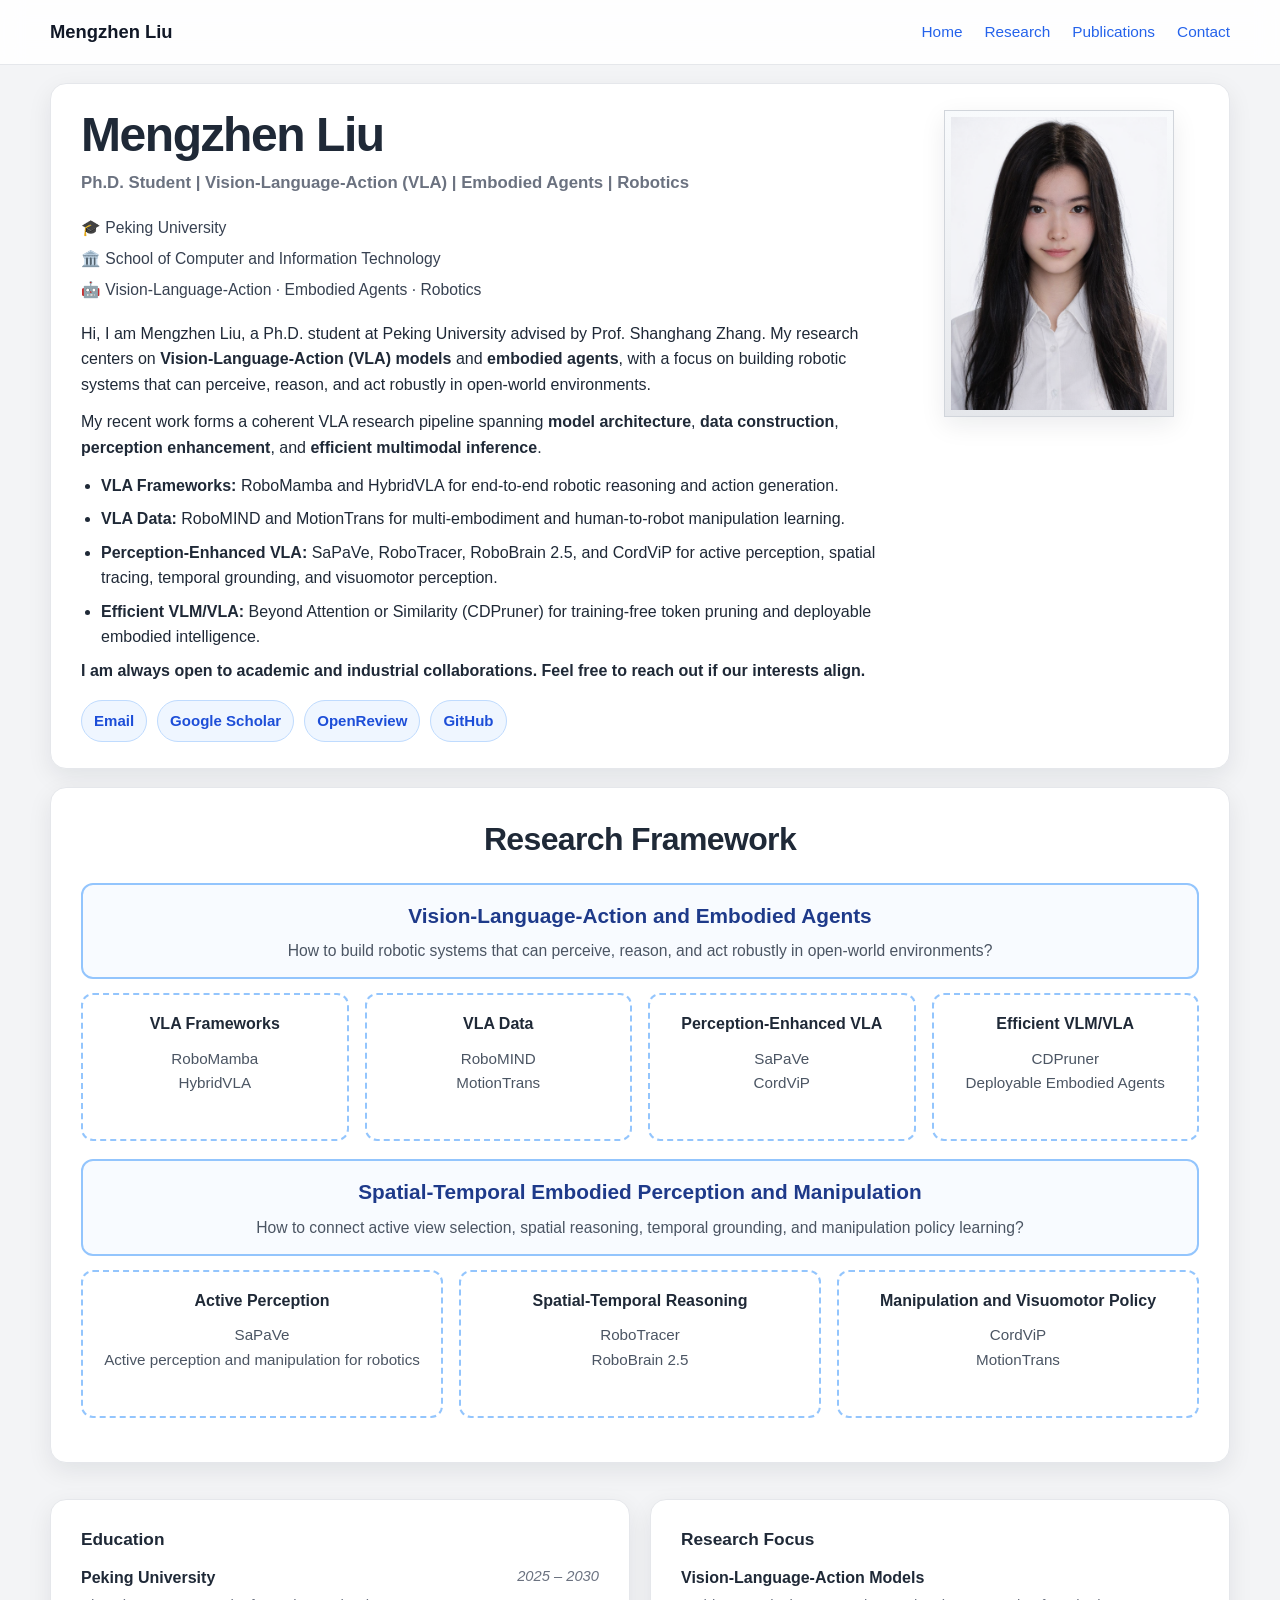
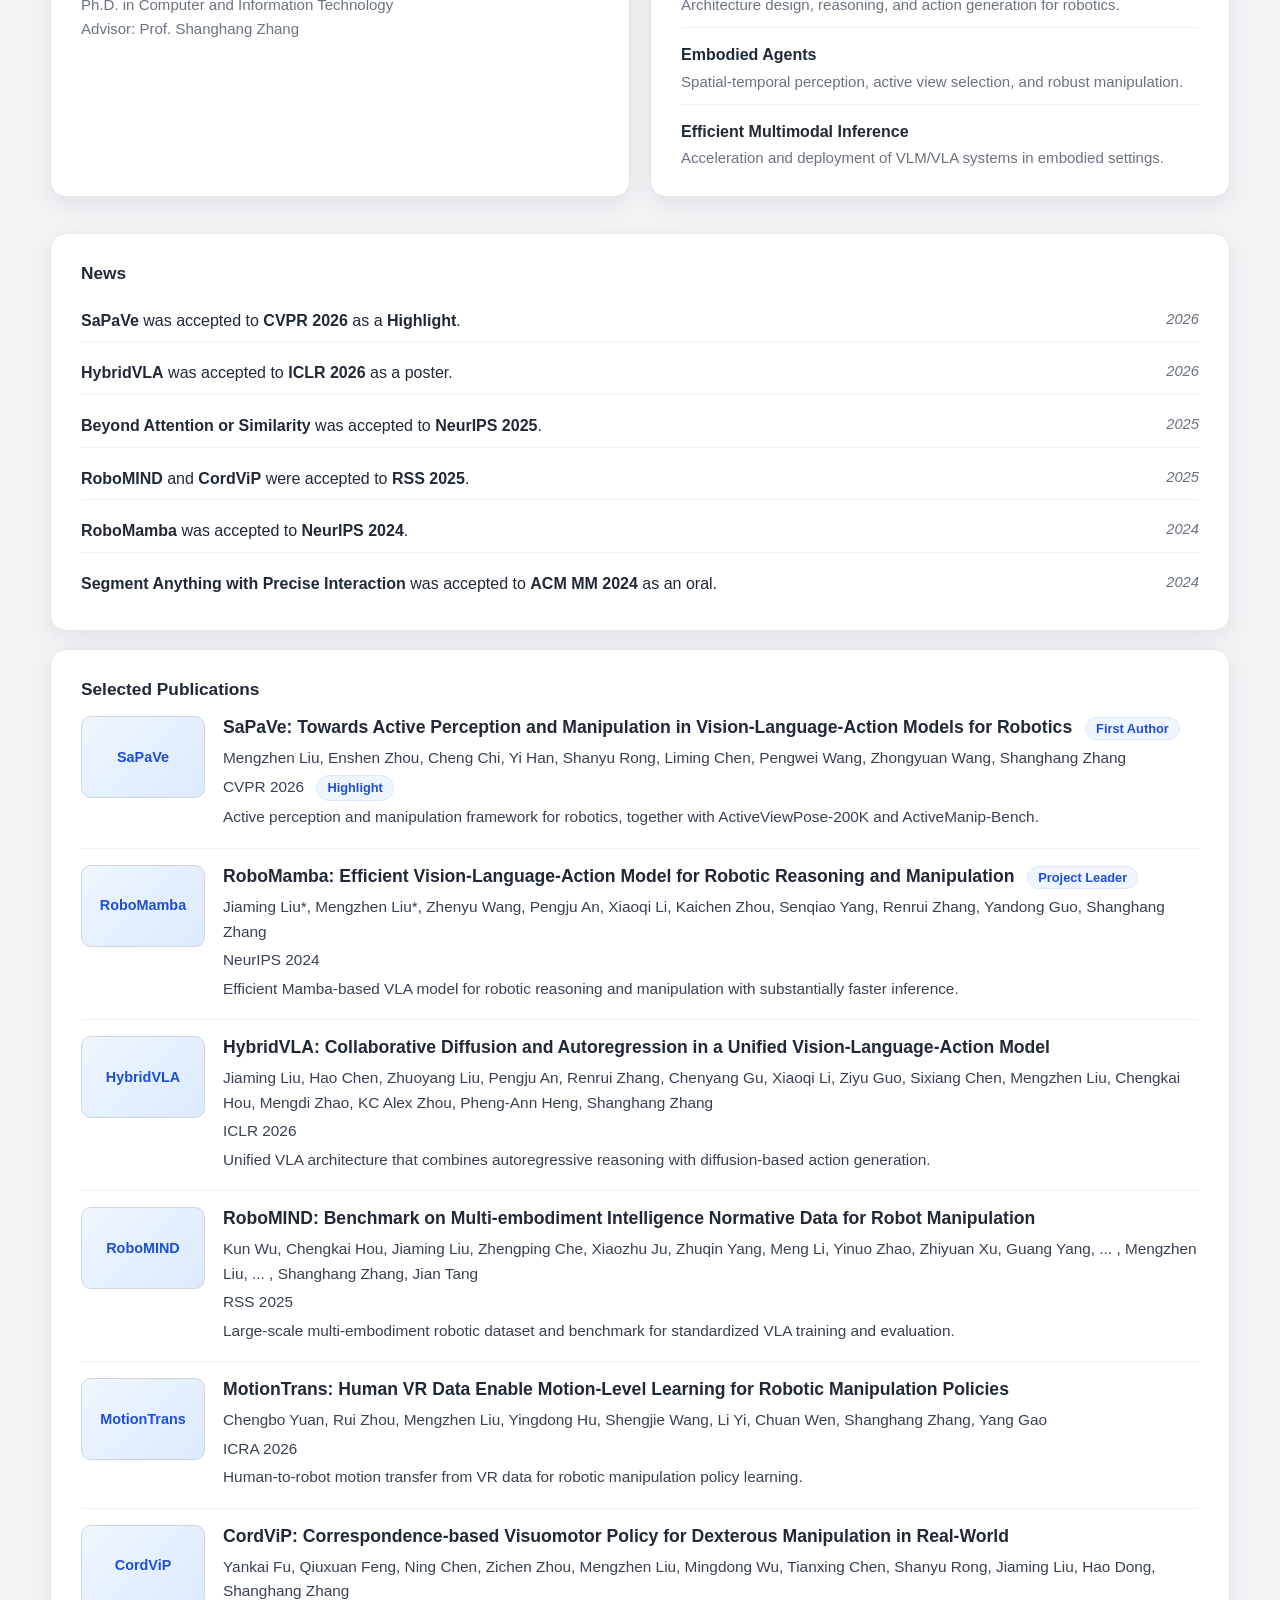
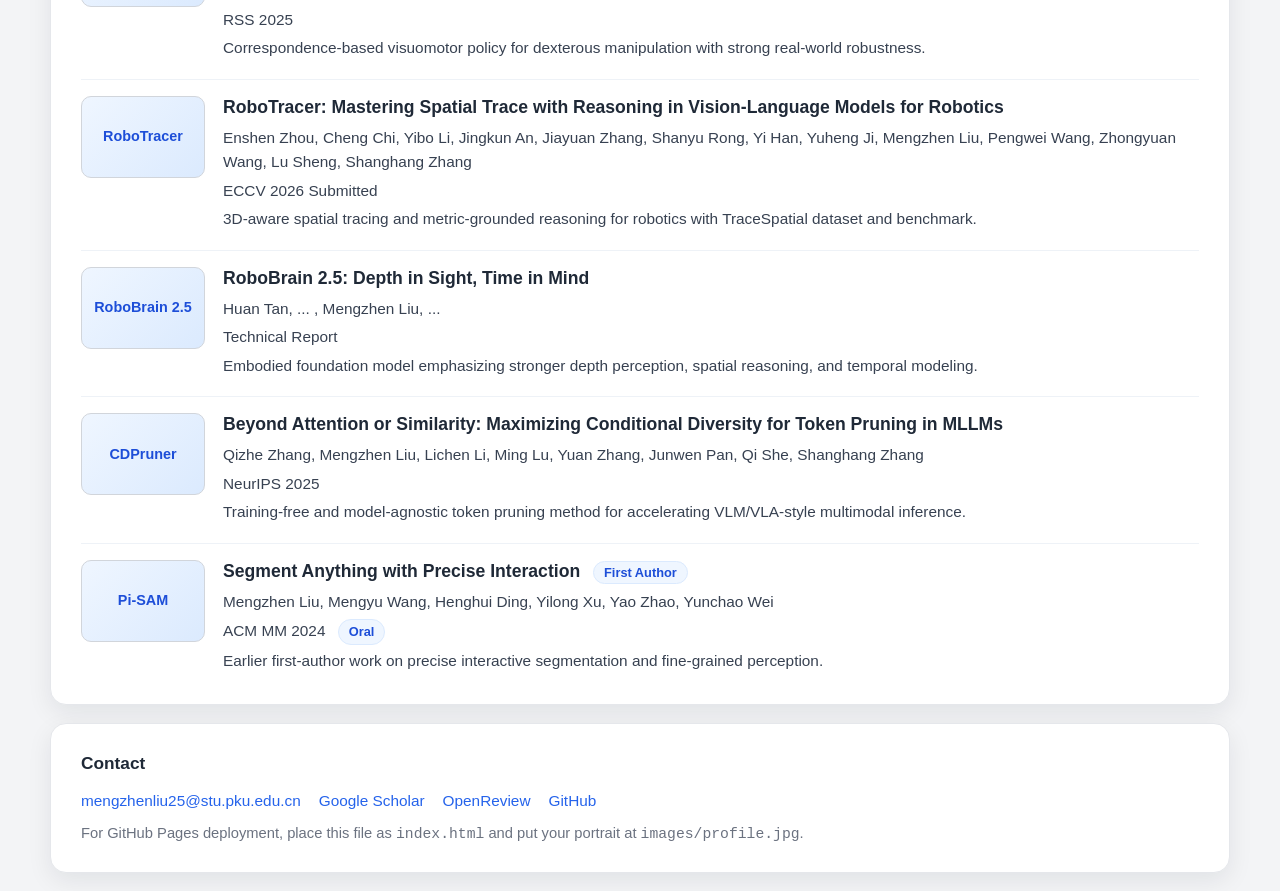
<file: index.html>
<!DOCTYPE html>
<html lang="en">
<head>
  <meta charset="UTF-8" />
  <meta name="viewport" content="width=device-width, initial-scale=1.0" />
  <title>Mengzhen Liu</title>
  <meta name="description" content="Mengzhen Liu | Ph.D. Student at Peking University | Vision-Language-Action (VLA), Embodied Agents, Robotics" />
  <style>
    :root {
      --bg: #f3f4f6;
      --card: #ffffff;
      --text: #1f2937;
      --muted: #6b7280;
      --line: #d1d5db;
      --blue: #2563eb;
      --blue-soft: #eff6ff;
      --shadow: 0 8px 24px rgba(15, 23, 42, 0.08);
      --radius: 16px;
      --maxw: 1180px;
    }

    * { box-sizing: border-box; }
    html { scroll-behavior: smooth; }
    body {
      margin: 0;
      font-family: -apple-system, BlinkMacSystemFont, "Segoe UI", Roboto, Helvetica, Arial, sans-serif;
      color: var(--text);
      background: var(--bg);
      line-height: 1.6;
    }

    a {
      color: var(--blue);
      text-decoration: none;
    }

    a:hover { text-decoration: underline; }

    .nav {
      position: sticky;
      top: 0;
      z-index: 100;
      background: rgba(255, 255, 255, 0.9);
      backdrop-filter: blur(12px);
      border-bottom: 1px solid #e5e7eb;
    }

    .nav-inner,
    .container {
      width: min(var(--maxw), calc(100% - 32px));
      margin: 0 auto;
    }

    .nav-inner {
      display: flex;
      align-items: center;
      justify-content: space-between;
      min-height: 64px;
    }

    .brand {
      font-size: 1.15rem;
      font-weight: 700;
      color: #111827;
    }

    .nav-links {
      display: flex;
      gap: 22px;
      font-size: 0.96rem;
    }

    .section-card {
      background: var(--card);
      border: 1px solid #e5e7eb;
      border-radius: var(--radius);
      box-shadow: var(--shadow);
      padding: 26px 30px;
      margin: 18px 0;
    }

    .hero {
      display: grid;
      grid-template-columns: 1.6fr 280px;
      gap: 28px;
      align-items: start;
      margin-top: 18px;
    }

    h1 {
      font-size: 3rem;
      line-height: 1.05;
      margin: 0 0 10px;
      letter-spacing: -0.03em;
    }

    h2 {
      font-size: 2rem;
      margin: 0 0 18px;
      text-align: center;
      letter-spacing: -0.02em;
    }

    h3 {
      font-size: 1.08rem;
      margin: 0 0 12px;
    }

    .subtitle {
      color: var(--muted);
      font-size: 1.05rem;
      margin-bottom: 18px;
      font-weight: 600;
    }

    .org-list {
      display: flex;
      flex-direction: column;
      gap: 6px;
      color: #374151;
      font-size: 0.98rem;
      margin-bottom: 18px;
    }

    .intro p {
      margin: 0 0 12px;
      font-size: 1rem;
    }

    .bullets {
      margin: 12px 0 0 0;
      padding-left: 20px;
    }

    .bullets li { margin: 8px 0; }

    .profile-box {
      display: flex;
      justify-content: center;
    }

    .photo-frame {
      width: 100%;
      max-width: 230px;
      aspect-ratio: 3 / 4;
      border: 1px solid #d1d5db;
      background: linear-gradient(180deg, #f8fafc, #e5e7eb);
      padding: 6px;
      box-shadow: var(--shadow);
    }

    .photo-frame img {
      width: 100%;
      height: 100%;
      object-fit: cover;
      display: block;
      background: #e5e7eb;
    }

    .pill-links {
      display: flex;
      flex-wrap: wrap;
      gap: 10px;
      margin-top: 16px;
    }

    .pill {
      display: inline-flex;
      align-items: center;
      gap: 8px;
      padding: 8px 12px;
      border-radius: 999px;
      background: var(--blue-soft);
      border: 1px solid #bfdbfe;
      font-size: 0.94rem;
      color: #1d4ed8;
      font-weight: 600;
    }

    .framework-wrap {
      margin-top: 6px;
    }

    .framework-top,
    .framework-mid {
      border: 2px solid #93c5fd;
      background: #f8fbff;
      border-radius: 12px;
      padding: 14px 18px;
      text-align: center;
      margin-bottom: 14px;
    }

    .framework-top strong,
    .framework-mid strong {
      display: block;
      font-size: 1.3rem;
      color: #1e3a8a;
      margin-bottom: 6px;
    }

    .framework-caption {
      color: #4b5563;
      font-size: 0.98rem;
    }

    .framework-grid {
      display: grid;
      grid-template-columns: repeat(4, 1fr);
      gap: 16px;
      margin-bottom: 18px;
    }

    .framework-grid.three {
      grid-template-columns: repeat(3, 1fr);
    }

    .f-card {
      border: 2px dashed #93c5fd;
      border-radius: 12px;
      padding: 16px 14px;
      text-align: center;
      background: #ffffff;
      min-height: 148px;
    }

    .f-card h4 {
      margin: 0 0 10px;
      font-size: 1rem;
      color: #1f2937;
    }

    .f-card p {
      margin: 0;
      color: #4b5563;
      font-size: 0.95rem;
    }

    .two-col {
      display: grid;
      grid-template-columns: 1fr 1fr;
      gap: 20px;
    }

    .item-list {
      display: grid;
      gap: 14px;
    }

    .item {
      display: grid;
      grid-template-columns: 1fr auto;
      gap: 12px;
      align-items: start;
      padding-bottom: 10px;
      border-bottom: 1px solid #eef2f7;
    }

    .item:last-child { border-bottom: 0; padding-bottom: 0; }

    .item-title {
      font-weight: 700;
      margin-bottom: 2px;
    }

    .item-meta {
      color: var(--muted);
      font-size: 0.94rem;
    }

    .date {
      color: var(--muted);
      font-size: 0.92rem;
      white-space: nowrap;
      font-style: italic;
    }

    .news-list {
      display: grid;
      gap: 10px;
    }

    .news-row {
      display: grid;
      grid-template-columns: 1fr auto;
      gap: 16px;
      padding: 8px 0;
      border-bottom: 1px solid #eef2f7;
    }

    .news-row:last-child { border-bottom: 0; }

    .pub-list {
      display: grid;
      gap: 16px;
    }

    .pub {
      display: grid;
      grid-template-columns: 124px 1fr;
      gap: 18px;
      padding-bottom: 14px;
      border-bottom: 1px solid #eef2f7;
    }

    .pub:last-child { border-bottom: 0; padding-bottom: 0; }

    .thumb {
      width: 124px;
      height: 82px;
      border-radius: 10px;
      border: 1px solid #d1d5db;
      background: linear-gradient(135deg, #eff6ff, #dbeafe);
      display: flex;
      align-items: center;
      justify-content: center;
      color: #1d4ed8;
      font-size: 0.9rem;
      font-weight: 700;
      text-align: center;
      padding: 8px;
    }

    .pub-title {
      font-weight: 800;
      font-size: 1.1rem;
      line-height: 1.35;
      margin-bottom: 6px;
    }

    .authors,
    .venue,
    .pub-desc {
      font-size: 0.96rem;
      color: #374151;
      margin-bottom: 4px;
    }

    .tag {
      display: inline-block;
      border-radius: 999px;
      padding: 2px 10px;
      font-size: 0.8rem;
      font-weight: 700;
      border: 1px solid #dbeafe;
      background: #eff6ff;
      color: #1d4ed8;
      margin-left: 8px;
    }

    .footer-links {
      display: flex;
      flex-wrap: wrap;
      gap: 18px;
      font-size: 0.96rem;
    }

    .muted-note {
      color: var(--muted);
      font-size: 0.92rem;
      margin-top: 8px;
    }

    @media (max-width: 980px) {
      .hero,
      .two-col,
      .framework-grid,
      .framework-grid.three {
        grid-template-columns: 1fr;
      }

      .profile-box {
        justify-content: flex-start;
      }
    }

    @media (max-width: 640px) {
      h1 { font-size: 2.3rem; }
      h2 { font-size: 1.6rem; }
      .section-card { padding: 20px; }
      .nav-links { gap: 14px; font-size: 0.9rem; }
      .pub { grid-template-columns: 1fr; }
      .thumb { width: 100%; height: 140px; }
      .news-row,
      .item { grid-template-columns: 1fr; }
      .date { white-space: normal; }
    }
  </style>
</head>
<body>
  <header class="nav">
    <div class="nav-inner">
      <div class="brand">Mengzhen Liu</div>
      <nav class="nav-links">
        <a href="#home">Home</a>
        <a href="#framework">Research</a>
        <a href="#publications">Publications</a>
        <a href="#contact">Contact</a>
      </nav>
    </div>
  </header>

  <main class="container">
    <section id="home" class="section-card hero">
      <div class="intro">
        <h1>Mengzhen Liu</h1>
        <div class="subtitle">Ph.D. Student | Vision-Language-Action (VLA) | Embodied Agents | Robotics</div>

        <div class="org-list">
          <div>🎓 Peking University</div>
          <div>🏛️ School of Computer and Information Technology</div>
          <div>🤖 Vision-Language-Action · Embodied Agents · Robotics</div>
        </div>

        <p>
          Hi, I am Mengzhen Liu, a Ph.D. student at Peking University advised by Prof. Shanghang Zhang.
          My research centers on <strong>Vision-Language-Action (VLA) models</strong> and <strong>embodied agents</strong>,
          with a focus on building robotic systems that can perceive, reason, and act robustly in open-world environments.
        </p>
        <p>
          My recent work forms a coherent VLA research pipeline spanning <strong>model architecture</strong>,
          <strong>data construction</strong>, <strong>perception enhancement</strong>, and <strong>efficient multimodal inference</strong>.
        </p>

        <ul class="bullets">
          <li><strong>VLA Frameworks:</strong> RoboMamba and HybridVLA for end-to-end robotic reasoning and action generation.</li>
          <li><strong>VLA Data:</strong> RoboMIND and MotionTrans for multi-embodiment and human-to-robot manipulation learning.</li>
          <li><strong>Perception-Enhanced VLA:</strong> SaPaVe, RoboTracer, RoboBrain 2.5, and CordViP for active perception, spatial tracing, temporal grounding, and visuomotor perception.</li>
          <li><strong>Efficient VLM/VLA:</strong> Beyond Attention or Similarity (CDPruner) for training-free token pruning and deployable embodied intelligence.</li>
        </ul>

        <p><strong>I am always open to academic and industrial collaborations. Feel free to reach out if our interests align.</strong></p>

        <div class="pill-links">
          <a class="pill" href="mailto:mengzhenliu25@stu.pku.edu.cn">Email</a>
          <a class="pill" href="https://scholar.google.com/citations?user=AUVUNusAAAAJ&hl=en&oi=ao" target="_blank" rel="noopener noreferrer">Google Scholar</a>
          <a class="pill" href="https://openreview.net/profile?id=~Mengzhen_Liu1" target="_blank" rel="noopener noreferrer">OpenReview</a>
          <a class="pill" href="https://github.com/" target="_blank" rel="noopener noreferrer">GitHub</a>
        </div>
      </div>

      <div class="profile-box">
        <div class="photo-frame">
          <img src="profile.png" alt="Mengzhen Liu portrait" />
        </div>
      </div>
    </section>

    <section id="framework" class="section-card">
      <h2>Research Framework</h2>
      <div class="framework-wrap">
        <div class="framework-top">
          <strong>Vision-Language-Action and Embodied Agents</strong>
          <div class="framework-caption">
            How to build robotic systems that can perceive, reason, and act robustly in open-world environments?
          </div>
        </div>

        <div class="framework-grid">
          <div class="f-card">
            <h4>VLA Frameworks</h4>
            <p>RoboMamba<br />HybridVLA</p>
          </div>
          <div class="f-card">
            <h4>VLA Data</h4>
            <p>RoboMIND<br />MotionTrans</p>
          </div>
          <div class="f-card">
            <h4>Perception-Enhanced VLA</h4>
            <p>SaPaVe<br />CordViP</p>
          </div>
          <div class="f-card">
            <h4>Efficient VLM/VLA</h4>
            <p>CDPruner<br />Deployable Embodied Agents</p>
          </div>
        </div>

        <div class="framework-mid">
          <strong>Spatial-Temporal Embodied Perception and Manipulation</strong>
          <div class="framework-caption">
            How to connect active view selection, spatial reasoning, temporal grounding, and manipulation policy learning?
          </div>
        </div>

        <div class="framework-grid three">
          <div class="f-card">
            <h4>Active Perception</h4>
            <p>SaPaVe<br />Active perception and manipulation for robotics</p>
          </div>
          <div class="f-card">
            <h4>Spatial-Temporal Reasoning</h4>
            <p>RoboTracer<br />RoboBrain 2.5</p>
          </div>
          <div class="f-card">
            <h4>Manipulation and Visuomotor Policy</h4>
            <p>CordViP<br />MotionTrans</p>
          </div>
        </div>
      </div>
    </section>

    <section class="two-col">
      <div class="section-card">
        <h3>Education</h3>
        <div class="item-list">
          <div class="item">
            <div>
              <div class="item-title">Peking University</div>
              <div class="item-meta">Ph.D. in Computer and Information Technology</div>
              <div class="item-meta">Advisor: Prof. Shanghang Zhang</div>
            </div>
            <div class="date">2025 – 2030</div>
          </div>
          <!-- <div class="item">
            <div>
              <div class="item-title">Beijing Jiaotong University</div>
              <div class="item-meta">B.Eng. in Computer and Information Technology</div>
              <div class="item-meta">Rank: 1</div>
            </div>
            <div class="date">2021 – 2024</div> -->
          </div>
        </div>
      </div>

      <div class="section-card">
        <h3>Research Focus</h3>
        <div class="item-list">
          <div class="item">
            <div>
              <div class="item-title">Vision-Language-Action Models</div>
              <div class="item-meta">Architecture design, reasoning, and action generation for robotics.</div>
            </div>
          </div>
          <div class="item">
            <div>
              <div class="item-title">Embodied Agents</div>
              <div class="item-meta">Spatial-temporal perception, active view selection, and robust manipulation.</div>
            </div>
          </div>
          <div class="item">
            <div>
              <div class="item-title">Efficient Multimodal Inference</div>
              <div class="item-meta">Acceleration and deployment of VLM/VLA systems in embodied settings.</div>
            </div>
          </div>
        </div>
      </div>
    </section>

    <section class="section-card">
      <h3>News</h3>
      <div class="news-list">
        <div class="news-row">
          <div><strong>SaPaVe</strong> was accepted to <strong>CVPR 2026</strong> as a <strong>Highlight</strong>.</div>
          <div class="date">2026</div>
        </div>
        <div class="news-row">
          <div><strong>HybridVLA</strong> was accepted to <strong>ICLR 2026</strong> as a poster.</div>
          <div class="date">2026</div>
        </div>
        <div class="news-row">
          <div><strong>Beyond Attention or Similarity</strong> was accepted to <strong>NeurIPS 2025</strong>.</div>
          <div class="date">2025</div>
        </div>
        <div class="news-row">
          <div><strong>RoboMIND</strong> and <strong>CordViP</strong> were accepted to <strong>RSS 2025</strong>.</div>
          <div class="date">2025</div>
        </div>
        <div class="news-row">
          <div><strong>RoboMamba</strong> was accepted to <strong>NeurIPS 2024</strong>.</div>
          <div class="date">2024</div>
        </div>
        <div class="news-row">
          <div><strong>Segment Anything with Precise Interaction</strong> was accepted to <strong>ACM MM 2024</strong> as an oral.</div>
          <div class="date">2024</div>
        </div>
      </div>
    </section>

    <section id="publications" class="section-card">
      <h3>Selected Publications</h3>
      <div class="pub-list">
        <article class="pub">
          <div class="thumb">SaPaVe</div>
          <div>
            <div class="pub-title">SaPaVe: Towards Active Perception and Manipulation in Vision-Language-Action Models for Robotics <span class="tag">First Author</span></div>
            <div class="authors">Mengzhen Liu, Enshen Zhou, Cheng Chi, Yi Han, Shanyu Rong, Liming Chen, Pengwei Wang, Zhongyuan Wang, Shanghang Zhang</div>
            <div class="venue">CVPR 2026 <span class="tag">Highlight</span></div>
            <div class="pub-desc">Active perception and manipulation framework for robotics, together with ActiveViewPose-200K and ActiveManip-Bench.</div>
          </div>
        </article>

        <article class="pub">
          <div class="thumb">RoboMamba</div>
          <div>
            <div class="pub-title">RoboMamba: Efficient Vision-Language-Action Model for Robotic Reasoning and Manipulation <span class="tag">Project Leader</span></div>
            <div class="authors">Jiaming Liu*, Mengzhen Liu*, Zhenyu Wang, Pengju An, Xiaoqi Li, Kaichen Zhou, Senqiao Yang, Renrui Zhang, Yandong Guo, Shanghang Zhang</div>
            <div class="venue">NeurIPS 2024</div>
            <div class="pub-desc">Efficient Mamba-based VLA model for robotic reasoning and manipulation with substantially faster inference.</div>
          </div>
        </article>

        <article class="pub">
          <div class="thumb">HybridVLA</div>
          <div>
            <div class="pub-title">HybridVLA: Collaborative Diffusion and Autoregression in a Unified Vision-Language-Action Model</div>
            <div class="authors">Jiaming Liu, Hao Chen, Zhuoyang Liu, Pengju An, Renrui Zhang, Chenyang Gu, Xiaoqi Li, Ziyu Guo, Sixiang Chen, Mengzhen Liu, Chengkai Hou, Mengdi Zhao, KC Alex Zhou, Pheng-Ann Heng, Shanghang Zhang</div>
            <div class="venue">ICLR 2026</div>
            <div class="pub-desc">Unified VLA architecture that combines autoregressive reasoning with diffusion-based action generation.</div>
          </div>
        </article>

        <article class="pub">
          <div class="thumb">RoboMIND</div>
          <div>
            <div class="pub-title">RoboMIND: Benchmark on Multi-embodiment Intelligence Normative Data for Robot Manipulation</div>
            <div class="authors">Kun Wu, Chengkai Hou, Jiaming Liu, Zhengping Che, Xiaozhu Ju, Zhuqin Yang, Meng Li, Yinuo Zhao, Zhiyuan Xu, Guang Yang, ... , Mengzhen Liu, ... , Shanghang Zhang, Jian Tang</div>
            <div class="venue">RSS 2025</div>
            <div class="pub-desc">Large-scale multi-embodiment robotic dataset and benchmark for standardized VLA training and evaluation.</div>
          </div>
        </article>

        <article class="pub">
          <div class="thumb">MotionTrans</div>
          <div>
            <div class="pub-title">MotionTrans: Human VR Data Enable Motion-Level Learning for Robotic Manipulation Policies</div>
            <div class="authors">Chengbo Yuan, Rui Zhou, Mengzhen Liu, Yingdong Hu, Shengjie Wang, Li Yi, Chuan Wen, Shanghang Zhang, Yang Gao</div>
            <div class="venue">ICRA 2026</div>
            <div class="pub-desc">Human-to-robot motion transfer from VR data for robotic manipulation policy learning.</div>
          </div>
        </article>

        <article class="pub">
          <div class="thumb">CordViP</div>
          <div>
            <div class="pub-title">CordViP: Correspondence-based Visuomotor Policy for Dexterous Manipulation in Real-World</div>
            <div class="authors">Yankai Fu, Qiuxuan Feng, Ning Chen, Zichen Zhou, Mengzhen Liu, Mingdong Wu, Tianxing Chen, Shanyu Rong, Jiaming Liu, Hao Dong, Shanghang Zhang</div>
            <div class="venue">RSS 2025</div>
            <div class="pub-desc">Correspondence-based visuomotor policy for dexterous manipulation with strong real-world robustness.</div>
          </div>
        </article>

        <article class="pub">
          <div class="thumb">RoboTracer</div>
          <div>
            <div class="pub-title">RoboTracer: Mastering Spatial Trace with Reasoning in Vision-Language Models for Robotics</div>
            <div class="authors">Enshen Zhou, Cheng Chi, Yibo Li, Jingkun An, Jiayuan Zhang, Shanyu Rong, Yi Han, Yuheng Ji, Mengzhen Liu, Pengwei Wang, Zhongyuan Wang, Lu Sheng, Shanghang Zhang</div>
            <div class="venue">ECCV 2026 Submitted</div>
            <div class="pub-desc">3D-aware spatial tracing and metric-grounded reasoning for robotics with TraceSpatial dataset and benchmark.</div>
          </div>
        </article>

        <article class="pub">
          <div class="thumb">RoboBrain 2.5</div>
          <div>
            <div class="pub-title">RoboBrain 2.5: Depth in Sight, Time in Mind</div>
            <div class="authors">Huan Tan, ... , Mengzhen Liu, ...</div>
            <div class="venue">Technical Report</div>
            <div class="pub-desc">Embodied foundation model emphasizing stronger depth perception, spatial reasoning, and temporal modeling.</div>
          </div>
        </article>

        <article class="pub">
          <div class="thumb">CDPruner</div>
          <div>
            <div class="pub-title">Beyond Attention or Similarity: Maximizing Conditional Diversity for Token Pruning in MLLMs</div>
            <div class="authors">Qizhe Zhang, Mengzhen Liu, Lichen Li, Ming Lu, Yuan Zhang, Junwen Pan, Qi She, Shanghang Zhang</div>
            <div class="venue">NeurIPS 2025</div>
            <div class="pub-desc">Training-free and model-agnostic token pruning method for accelerating VLM/VLA-style multimodal inference.</div>
          </div>
        </article>

        <article class="pub">
          <div class="thumb">Pi-SAM</div>
          <div>
            <div class="pub-title">Segment Anything with Precise Interaction <span class="tag">First Author</span></div>
            <div class="authors">Mengzhen Liu, Mengyu Wang, Henghui Ding, Yilong Xu, Yao Zhao, Yunchao Wei</div>
            <div class="venue">ACM MM 2024 <span class="tag">Oral</span></div>
            <div class="pub-desc">Earlier first-author work on precise interactive segmentation and fine-grained perception.</div>
          </div>
        </article>
      </div>
    </section>

    <section id="contact" class="section-card">
      <h3>Contact</h3>
      <div class="footer-links">
        <a href="mailto:mengzhenliu25@stu.pku.edu.cn">mengzhenliu25@stu.pku.edu.cn</a>
        <a href="https://scholar.google.com/citations?user=AUVUNusAAAAJ&hl=en&oi=ao" target="_blank" rel="noopener noreferrer">Google Scholar</a>
        <a href="https://openreview.net/profile?id=~Mengzhen_Liu1" target="_blank" rel="noopener noreferrer">OpenReview</a>
        <a href="https://github.com/" target="_blank" rel="noopener noreferrer">GitHub</a>
      </div>
      <div class="muted-note">For GitHub Pages deployment, place this file as <code>index.html</code> and put your portrait at <code>images/profile.jpg</code>.</div>
    </section>
  </main>
</body>
</html>
</file>
